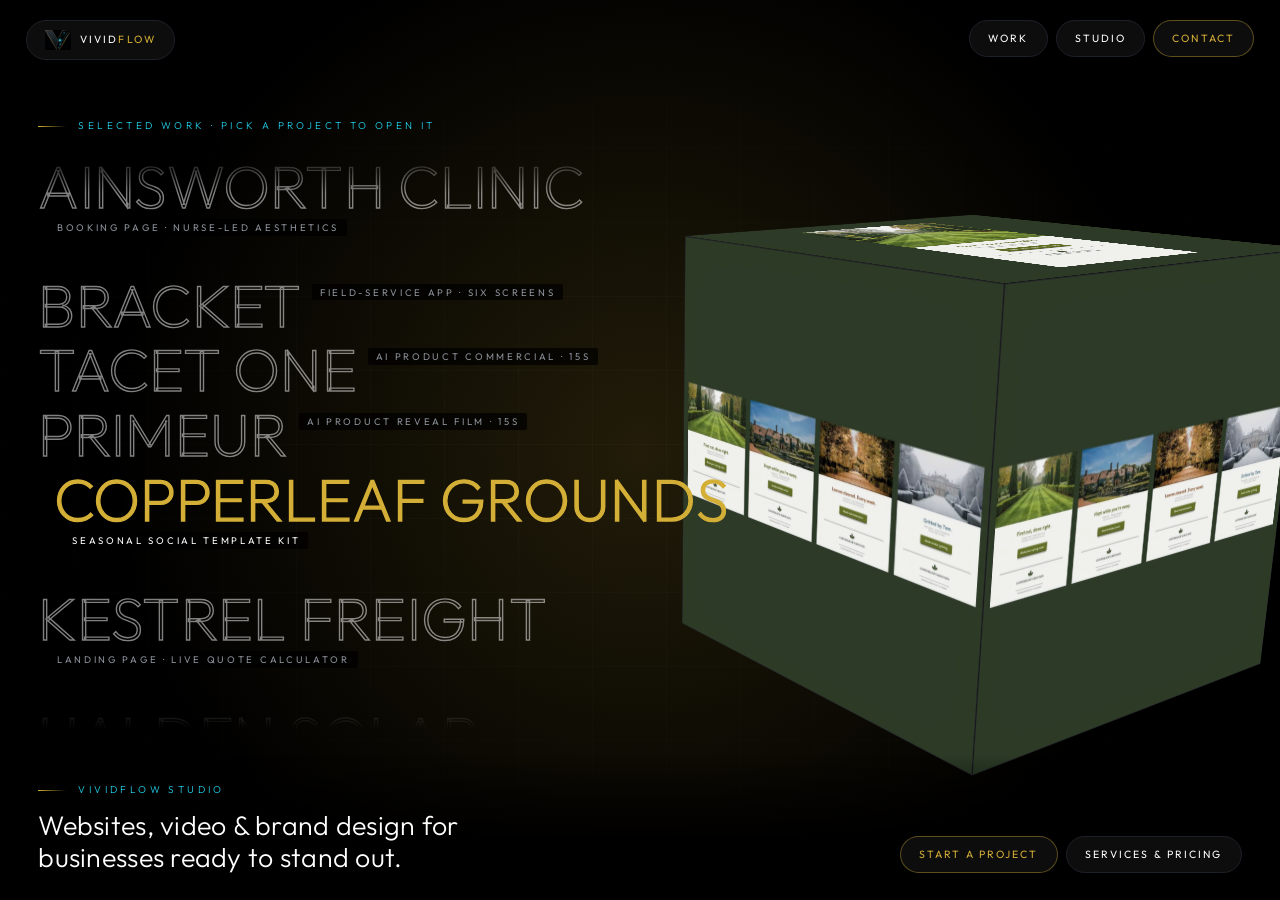
<file: index.html>
<!DOCTYPE html>
<html lang="en">
<head>
<meta charset="utf-8">
<meta name="viewport" content="width=device-width, initial-scale=1">
<title>VividFlow Studio — Design, Development &amp; Digital Growth</title>
<meta name="description" content="A creative studio building high-impact websites, video content, and brand design for businesses ready to stand out. Design. Development. Digital growth.">
<meta property="og:title" content="VividFlow Studio — Image Ads, Video Ads &amp; Website Development">
<meta property="og:description" content="Discover how VividFlow Studio helps brands worldwide grow with compelling image ads, engaging video ads, and robust website development.">
<meta property="og:type" content="website">
<meta property="og:image" content="assets/img/logo-lockup.webp">
<meta name="theme-color" content="#000000">
<link rel="icon" href="assets/img/logo-mark.webp">
<link rel="preconnect" href="https://fonts.googleapis.com">
<link rel="preconnect" href="https://fonts.gstatic.com" crossorigin>
<link rel="stylesheet" href="assets/css/style.css">
<script>document.documentElement.classList.add('js');</script>
</head>
<body>

<a class="skip" href="#main">Skip to content</a>

<!-- ══ BOOT ═══════════════════════════════════════════════
     The bar tracks real image decode, not a timer. -->
<div class="boot" id="boot" aria-hidden="true">
  <div class="boot__bar"><i id="bootFill"></i></div>
</div>

<!-- ══ HUD ════════════════════════════════════════════════ -->
<header class="hud" id="hud">
  <div class="hud__side hud__side--l">
    <a class="pill pill--brand" href="#/" data-nav>
      <img src="assets/img/logo-mark.webp" alt="" width="256" height="198">
      <span>Vivid<i>Flow</i></span>
    </a>
    <a class="pill pill--ctx" href="#/" id="btnReturn" data-nav>/ Return</a>
    <a class="pill pill--ctx" href="#/" id="btnNext" data-nav>Next &rarr;</a>
  </div>
  <nav class="hud__side hud__side--r" aria-label="Primary">
    <a class="pill" href="#/" data-nav>Work</a>
    <a class="pill" href="#/studio" data-nav>Studio</a>
    <a class="pill pill--go" href="#/contact" data-nav>Contact</a>
  </nav>
</header>

<main id="main">

<!-- ══ VIEW: HOME ═════════════════════════════════════════ -->
<section class="view view--stage" id="view-home" data-view="home" aria-label="Selected work">
  <div class="stage" id="stage">

    <div class="stage__glow" aria-hidden="true"></div>
    <div class="stage__grid" aria-hidden="true"></div>

    <!-- Rotating media cube. Faces are built by JS from each case's data-faces. -->
    <div class="scene" id="scene" aria-hidden="true">
      <div class="cube" id="cube"></div>
    </div>

    <!-- Selected work: oversized outlined index, layered over the cube.
         Each name carries a plain caption saying what the project is. -->
    <div class="stage__body">
      <p class="lbl stage__lbl">Selected work &middot; pick a project to open it</p>
      <ol class="index" id="index">
        <li class="index__row"><a href="#/work/ainsworth" data-project="ainsworth" data-nav>Ainsworth Clinic<small>Booking page &middot; nurse-led aesthetics</small></a></li>
        <li class="index__row"><a href="#/work/bracket" data-project="bracket" data-nav>Bracket<small>Field-service app &middot; six screens</small></a></li>
        <li class="index__row"><a href="#/work/tacet" data-project="tacet" data-nav>TACET One<small>AI product commercial &middot; 15s</small></a></li>
        <li class="index__row"><a href="#/work/primeur" data-project="primeur" data-nav>PRIMEUR<small>AI product reveal film &middot; 15s</small></a></li>
        <li class="index__row"><a href="#/work/copperleaf" data-project="copperleaf" data-nav>Copperleaf Grounds<small>Seasonal social template kit</small></a></li>
        <li class="index__row"><a href="#/work/kestrel" data-project="kestrel" data-nav>Kestrel Freight<small>Landing page &middot; live quote calculator</small></a></li>
        <li class="index__row"><a href="#/work/halden" data-project="halden" data-nav>Halden Solar<small>Landing page &middot; live estimator</small></a></li>
        <li class="index__row"><a href="#/work/lumaskin" data-project="lumaskin" data-nav>LumaSkin<small>Campaign &middot; statics, carousel &amp; video</small></a></li>
        <li class="index__row"><a href="#/work/groundtruth" data-project="groundtruth" data-nav>Groundtruth<small>SaaS landing page</small></a></li>
        <li class="index__row"><a href="#/work/voltage" data-project="voltage" data-nav>Voltage Energy<small>Product visual</small></a></li>
        <li class="index__row"><a href="#/work/veraen" data-project="veraen" data-nav>Veraen<small>Social ad set</small></a></li>
      </ol>
    </div>

    <!-- Plain-language intro, so a first-time visitor knows what this site is. -->
    <div class="intro">
      <div>
        <p class="lbl">VividFlow Studio</p>
        <h1 class="intro__title">Websites, video &amp; brand design for businesses ready to stand out.</h1>
      </div>
      <div class="intro__cta">
        <a class="pill pill--go" href="#/contact" data-nav>Start a project</a>
        <a class="pill" href="#/studio" data-nav>Services &amp; pricing</a>
      </div>
    </div>
  </div>
</section>

<!-- ══ VIEW: WORK CASES ═══════════════════════════════════ -->
<section class="view view--case" id="view-copperleaf" data-view="work" data-slug="copperleaf"
         data-accent="gold"
         data-faces="assets/img/cube/copperleaf-1.webp,assets/img/cube/copperleaf-2.webp,assets/img/cube/copperleaf-3.webp"
         aria-labelledby="t-copperleaf">
  <div class="case">
    <div class="case__media">
      <figure><img src="assets/img/copperleaf-1.webp" alt="Four Copperleaf Grounds seasonal ads side by side &mdash; spring, summer, autumn and winter on one layout" width="1200" height="430" loading="lazy"></figure>
      <figure><img src="assets/img/copperleaf-2.webp" alt="Copperleaf Grounds spring story template &mdash; full-width lawn photo with headline, detail line and one button" width="770" height="1600" loading="lazy"></figure>
      <figure><img src="assets/img/copperleaf-3.webp" alt="One Copperleaf campaign in three sizes &mdash; 4:5 feed ad, square post and 9:16 story" width="1200" height="750" loading="lazy"></figure>
    </div>
    <div class="case__info">
      <h2 class="case__title" id="t-copperleaf">Copperleaf Grounds</h2>
      <p class="case__kind">[2026] Concept / Editable seasonal template kit</p>

      <div class="fld"><p class="lbl">Discipline</p><p>Graphic design &middot; social ad creative &middot; template systems</p></div>
      <div class="fld"><p class="lbl">Status</p><p>Concept brand &mdash; not a trading business, no booking can be made</p></div>
      <div class="fld"><p class="lbl">About</p><p>Small service businesses don&rsquo;t want a designer every week; they want templates that stay on-brand when they edit them. Copperleaf is a concept UK grounds-maintenance firm, and this is a year of social ads its owner can run himself. One master layout &mdash; photo, a single headline, one line of detail, one button &mdash; rolled into four seasonal campaigns: a spring lawn reset, summer holiday cover, autumn leaf clearance and winter gritting. Each season carries its own photograph and a headline colour that reads as the weather, while the layout, type and button stay identical.</p></div>
      <div class="fld"><p class="lbl">Kit</p><p>12 editable templates &mdash; four seasons &times; 4:5 feed ad, square post and 9:16 story, with story text clear of the interface</p></div>
      <div class="fld"><p class="lbl">Built in</p><p>Canva, free plan &mdash; handed over as editable files plus PNG exports</p></div>
      <div class="fld"><p class="lbl">Photography</p><p>Unsplash (Jemima Whyles, Ashkan) and Canva</p></div>
    </div>
  </div>
</section>

<section class="view view--case" id="view-ainsworth" data-view="work" data-slug="ainsworth"
         data-accent="gold"
         data-faces="assets/img/cube/ainsworth-1.webp,assets/img/cube/ainsworth-2.webp,assets/img/cube/ainsworth-3.webp"
         aria-labelledby="t-ainsworth">
  <div class="case">
    <div class="case__media">
      <figure><img src="assets/img/ainsworth-1.webp" alt="Ainsworth Clinic treatment menu &mdash; prices shown on the page, each one confirmed at consultation" width="1200" height="666" loading="lazy"></figure>
      <figure><img src="assets/img/ainsworth-2.webp" alt="Ainsworth Clinic practitioner section &mdash; the nurse prescriber&rsquo;s registration, qualification and insurance set out plainly" width="1200" height="625" loading="lazy"></figure>
      <figure><img src="assets/img/ainsworth-3.webp" alt="Ainsworth Clinic four-step process and the panel explaining why the site shows no before-and-after photos" width="1200" height="666" loading="lazy"></figure>
    </div>
    <div class="case__info">
      <h2 class="case__title" id="t-ainsworth">Ainsworth Clinic</h2>
      <p class="case__kind">[2026] Concept / Booking page for a regulated clinic</p>

      <div class="fld"><p class="lbl">Discipline</p><p>Web design &amp; development</p></div>
      <div class="fld"><p class="lbl">Status</p><p>Concept brand &mdash; not a real clinic; the practitioner, address and numbers are illustrative</p></div>
      <div class="fld"><p class="lbl">About</p><p>Aesthetics pages usually sell first and explain later. This one is built the way a nurse-led clinic actually works: every enquiry starts with a free clinical consultation, and the page says so before it says anything about price. Treatments carry indicative prices with the terms attached, so a visitor can judge affordability without being quoted a figure the clinic cannot honour.</p></div>
      <div class="fld"><p class="lbl">Built for the rules</p><p>Prescription-only treatments are never named with a price, because promoting them to the public is what UK regulators act on. There is no before-and-after gallery: invented patient photos are dishonest and real ones carry a consent burden, so the page explains instead that cases are shown at consultation. Finance options state terms rather than rates.</p></div>
      <div class="fld"><p class="lbl">Live</p><p><a href="work/ainsworth/" target="_blank" rel="noopener">Open the page &rarr;</a></p></div>
      <div class="fld"><p class="lbl">Page</p><p>Treatment menu, practitioner credentials, four-step process with a 48-hour cooling-off, payment options, FAQ, booking form</p></div>
      <div class="fld"><p class="lbl">Built in</p><p>Hand-coded HTML, CSS &amp; JavaScript</p></div>
    </div>
  </div>
</section>

<section class="view view--case" id="view-bracket" data-view="work" data-slug="bracket"
         data-accent="gold"
         data-faces="assets/img/cube/bracket-1.webp,assets/img/cube/bracket-2.webp,assets/img/cube/bracket-3.webp"
         aria-labelledby="t-bracket">
  <div class="case">
    <div class="case__media">
      <figure><img src="assets/img/bracket-1.webp" alt="Bracket &mdash; the app a field technician opens on site, shown with its design tokens" width="1200" height="750" loading="lazy"></figure>
      <figure><img src="assets/img/bracket-2.webp" alt="Bracket screens one to three &mdash; today&rsquo;s jobs, job detail and navigation" width="1200" height="647" loading="lazy"></figure>
      <figure><img src="assets/img/bracket-3.webp" alt="Bracket screens four to six &mdash; completion checklist, weekly schedule and technician profile" width="1200" height="657" loading="lazy"></figure>
    </div>
    <div class="case__info">
      <h2 class="case__title" id="t-bracket">Bracket</h2>
      <p class="case__kind">[2026] Concept / Field-service app design</p>

      <div class="fld"><p class="lbl">Discipline</p><p>Product &amp; interface design</p></div>
      <div class="fld"><p class="lbl">Status</p><p>Concept brand &mdash; a design study, not a shipped app</p></div>
      <div class="fld"><p class="lbl">About</p><p>Scheduling software for HVAC, plumbing and electrical firms is written for the office and then squeezed onto a phone. Bracket is designed the other way round: one job on screen at a time, tap targets sized for gloved hands, and checklists and photos in place of free-text notes, so a technician can finish the paperwork standing in a plant room.</p></div>
      <div class="fld"><p class="lbl">Method</p><p>Tokens first, then components, then screens &mdash; one accent colour, semantic status colours and a mono face for every figure, so six screens read as one product.</p></div>
      <div class="fld"><p class="lbl">Live</p><p><a href="work/bracket/" target="_blank" rel="noopener">Open the screens &rarr;</a></p></div>
      <div class="fld"><p class="lbl">Screens</p><p>Today&rsquo;s Jobs, Job Detail, Navigate, Checklist &amp; Complete, Schedule, Profile</p></div>
      <div class="fld"><p class="lbl">Built in</p><p>Hand-coded HTML &amp; CSS</p></div>
    </div>
  </div>
</section>

<section class="view view--case" id="view-tacet" data-view="work" data-slug="tacet"
         data-accent="gold"
         data-faces="assets/video/tacet-sq.mp4,assets/img/cube/tacet-1.webp,assets/img/cube/tacet-2.webp,assets/img/cube/tacet-3.webp"
         aria-labelledby="t-tacet">
  <div class="case">
    <div class="case__media">
      <figure class="case__film"><video src="assets/video/tacet-case.mp4" poster="assets/img/tacet-poster.webp"
        controls playsinline preload="none" width="608" height="1080"></video>
        <figcaption>The 15-second commercial. Sound on — the silence at six seconds is the idea.</figcaption></figure>
      <figure><img src="assets/img/tacet-1.webp" alt="TACET One headphones lit on a black stone plinth &mdash; the reveal shot from the commercial" width="810" height="1440" loading="lazy"></figure>
      <figure><img src="assets/img/tacet-2.webp" alt="TACET One headphones on an oak desk in golden-hour light" width="810" height="1440" loading="lazy"></figure>
      <figure><img src="assets/img/tacet-3.webp" alt="TACET One end card &mdash; the headphones on black beneath the wordmark and the line &ldquo;Silence, made.&rdquo;" width="810" height="1440" loading="lazy"></figure>
    </div>
    <div class="case__info">
      <h2 class="case__title" id="t-tacet">TACET One</h2>
      <p class="case__kind">[2026] Concept / Cinematic AI product commercial</p>

      <div class="fld"><p class="lbl">Discipline</p><p>Art direction, AI video production &amp; sound design</p></div>
      <div class="fld"><p class="lbl">Status</p><p>Concept brand &mdash; the product does not exist and nothing is for sale</p></div>
      <div class="fld"><p class="lbl">About</p><p>A 15-second commercial for premium noise-cancelling headphones, made without a product sample, a studio or a crew. The idea is the silence itself: six seconds of muffled city noise, then the sound cuts out, a bass note lands and dust lifts off the ear cushion. The noise-cancelling promise is carried by the sound design rather than a specification, so the film makes no claim it cannot support.</p></div>
      <div class="fld"><p class="lbl">Keeping the product exact</p><p>One locked product reference drives every shot. The design was chosen for what the tools hold: matte finishes, because gloss drifts between frames, and no printed text on the product, because the wordmark belongs in post. Camera moves stay slow &mdash; pushes and a 20&deg; orbit &mdash; and every clip was checked frame by frame for warping.</p></div>
      <div class="fld"><p class="lbl">Deliverables</p><p>15s in 9:16 and 1:1, original sound design, voiceover, four hero stills</p></div>
      <div class="fld"><p class="lbl">Made with</p><p>ChatGPT Images, Kling image-to-video, ElevenLabs, edit and sound design in post</p></div>
    </div>
  </div>
</section>

<section class="view view--case" id="view-primeur" data-view="work" data-slug="primeur"
         data-accent="gold"
         data-faces="assets/video/primeur-sq.mp4,assets/img/cube/primeur-1.webp,assets/img/cube/primeur-2.webp,assets/img/cube/primeur-3.webp"
         aria-labelledby="t-primeur">
  <div class="case">
    <div class="case__media">
      <figure class="case__film"><video src="assets/video/primeur-case.mp4" poster="assets/img/primeur-poster.webp"
        controls playsinline preload="none" width="608" height="1080"></video>
        <figcaption>The 15-second reveal film. Sound on &mdash; every case opens with its own click.</figcaption></figure>
      <figure class="case__film"><video src="assets/video/primeur-ugc.mp4" poster="assets/img/primeur-ugc-poster.webp"
        controls playsinline preload="none" width="608" height="1080"></video>
        <figcaption>The 15-second UGC-style ad from the same product designs. The creator is AI-generated.</figcaption></figure>
      <figure><img src="assets/img/primeur-1.webp" alt="PRIMEUR strawberry case opened to show the First Pick lipstick in a brushed-gold collar" width="810" height="1440" loading="lazy"></figure>
      <figure><img src="assets/img/primeur-2.webp" alt="PRIMEUR fig case opened to show the Bloom lipstick" width="810" height="1440" loading="lazy"></figure>
      <figure><img src="assets/img/primeur-3.webp" alt="PRIMEUR pomegranate case opened to show the Aril lipstick" width="810" height="1440" loading="lazy"></figure>
    </div>
    <div class="case__info">
      <h2 class="case__title" id="t-primeur">PRIMEUR</h2>
      <p class="case__kind">[2026] Concept / AI product reveal film</p>

      <div class="fld"><p class="lbl">Discipline</p><p>Product &amp; packaging concept, AI video production, sound design</p></div>
      <div class="fld"><p class="lbl">Status</p><p>Concept brand &mdash; the product does not exist and nothing is for sale</p></div>
      <div class="fld"><p class="lbl">About</p><p>The Fresh-Pick Collection: five lipsticks whose cases look exactly like real fruit &mdash; strawberry, peach, fig, passion fruit and pomegranate &mdash; each opened the way you would open that fruit. Mechanical reveals are where AI video usually fails: lids morph, parts melt, objects multiply. This film has five of them in fifteen seconds.</p></div>
      <div class="fld"><p class="lbl">Keeping the product exact</p><p>Every frame was locked before any video. Each fruit got a closed start frame and an opened end frame from the same camera, checked until the backgrounds matched to the pixel, and Kling was given both ends of every shot as one continuous take with a fixed camera. All five clips passed on the first take. Captions, the end card and the sound were built in post.</p></div>
      <div class="fld"><p class="lbl">The UGC cut</p><p>A second 15-second ad, creator-style: she shows the strawberry case, opens it, swatches the peach shade and signs off, with voiceover and bold captions. One locked creator reference keeps her the same person in every shot, and every product shot uses the designs from the film, so the ad and the film sell the same product. She shows and reacts but makes no product claims. The creator is AI-generated and the brand is a concept.</p></div>
      <div class="fld"><p class="lbl">Deliverables</p><p>Reveal film in 9:16 and 1:1, a 15s UGC-style ad in 9:16, ten product stills, a lineup, a display key visual and a mechanism sheet</p></div>
      <div class="fld"><p class="lbl">Made with</p><p>ChatGPT Images, Kling image-to-video (start + end frame), ElevenLabs voice and sound effects, edit in post</p></div>
    </div>
  </div>
</section>

<section class="view view--case" id="view-kestrel" data-view="work" data-slug="kestrel"
         data-accent="gold"
         data-faces="assets/img/cube/kestrel-1.webp,assets/img/cube/kestrel-2.webp,assets/img/cube/kestrel-3.webp"
         aria-labelledby="t-kestrel">
  <div class="case">
    <div class="case__media">
      <figure><img src="assets/img/kestrel-1.webp" alt="Kestrel Freight hero &mdash; &ldquo;The price is on the page&rdquo; beside a live pallet quote calculator" width="1200" height="750" loading="lazy"></figure>
      <figure><img src="assets/img/kestrel-2.webp" alt="Kestrel Freight quote calculator on a phone &mdash; pallet class, distance and service assembling an itemised total" width="770" height="1600" loading="lazy"></figure>
      <figure><img src="assets/img/kestrel-3.webp" alt="Kestrel Freight pallet class table &mdash; weight and height limits for every class" width="1200" height="750" loading="lazy"></figure>
    </div>
    <div class="case__info">
      <h2 class="case__title" id="t-kestrel">Kestrel Freight</h2>
      <p class="case__kind">[2026] Concept / Pricing-led landing page</p>

      <div class="fld"><p class="lbl">Discipline</p><p>Web design &amp; development</p></div>
      <div class="fld"><p class="lbl">Status</p><p>Concept brand &mdash; not a trading business, no booking can be made</p></div>
      <div class="fld"><p class="lbl">About</p><p>Every UK pallet carrier hides its pricing behind a quote form and a callback, so comparing three of them takes two days. Kestrel puts the number on the page: pick a pallet class, a distance band and a service tier, and the price assembles itself line by line &mdash; base, distance, service, access surcharges, fuel &mdash; with the transit estimate moving alongside. Every charge the industry applies is disclosed before booking rather than discovered on the invoice.</p></div>
      <div class="fld"><p class="lbl">Page</p><p>Live quote calculator, pallet class table, surcharge list, FAQ</p></div>
      <div class="fld"><p class="lbl">Built in</p><p>Hand-coded HTML, CSS &amp; JavaScript, deployed on Vercel</p></div>
      <div class="fld"><p class="lbl">Tested</p><p>320px to 1920px</p></div>
    </div>
  </div>
</section>

<section class="view view--case" id="view-halden" data-view="work" data-slug="halden"
         data-accent="gold"
         data-faces="assets/img/cube/halden-1.webp,assets/img/cube/halden-2.webp,assets/img/cube/halden-3.webp"
         aria-labelledby="t-halden">
  <div class="case">
    <div class="case__media">
      <figure><img src="assets/img/halden-1.webp" alt="Halden Solar hero — &ldquo;Your roof is already collecting the sunlight&rdquo; beside a live savings estimator" width="1200" height="750" loading="lazy"></figure>
      <figure><img src="assets/img/halden-2.webp" alt="Halden Solar estimator on a phone — system size, annual yield, yearly saving and payback" width="770" height="1600" loading="lazy"></figure>
      <figure><img src="assets/img/halden-3.webp" alt="Halden Solar proof band — median annual yield, self-consumption, bill reduction and payback" width="1200" height="750" loading="lazy"></figure>
    </div>
    <div class="case__info">
      <h2 class="case__title" id="t-halden">Halden Solar</h2>
      <p class="case__kind">[2026] Concept / Quote-capture landing page</p>

      <div class="fld"><p class="lbl">Discipline</p><p>Web design &amp; development</p></div>
      <div class="fld"><p class="lbl">Status</p><p>Concept brand &mdash; not a real company, the form collects nothing</p></div>
      <div class="fld"><p class="lbl">About</p><p>A landing page for a concept Yorkshire solar installer. It answers the buyer&rsquo;s real question &mdash; what would my roof make? &mdash; before asking for anything: roof area and aspect go in, system size, annual yield, yearly saving and payback come out, with the modelling assumptions printed on screen so the maths can be audited.</p></div>
      <div class="fld"><p class="lbl">Page</p><p>Estimator, proof, process, pricing, objections</p></div>
      <div class="fld"><p class="lbl">Built in</p><p>Hand-coded HTML, CSS &amp; JavaScript &mdash; no page builder</p></div>
      <div class="fld"><p class="lbl">Tested</p><p>320px to 1920px</p></div>
    </div>
  </div>
</section>

<section class="view view--case" id="view-lumaskin" data-view="work" data-slug="lumaskin"
         data-accent="cyan"
         data-faces="assets/video/lumaskin-sq.mp4,assets/img/cube/lumaskin-1.webp,assets/img/cube/lumaskin-2.webp,assets/img/cube/lumaskin-3.webp"
         aria-labelledby="t-lumaskin">
  <div class="case">
    <div class="case__media">
      <figure class="case__film"><video src="assets/video/lumaskin-case.mp4" poster="assets/img/lumaskin-poster.webp"
        controls playsinline muted preload="none" width="608" height="1078"></video>
        <figcaption>The 15-second vertical cut delivered with the campaign.</figcaption></figure>
      <figure><img src="assets/img/lumaskin-1.webp" alt="LumaSkin vitamin C serum static ad" width="900" height="900" loading="lazy"></figure>
      <figure><img src="assets/img/lumaskin-2.webp" alt="LumaSkin vitamin C serum static ad, second angle" width="900" height="900" loading="lazy"></figure>
      <figure><img src="assets/img/lumaskin-3.webp" alt="LumaSkin carousel card one" width="900" height="900" loading="lazy"></figure>
    </div>
    <div class="case__info">
      <h2 class="case__title" id="t-lumaskin">LumaSkin</h2>
      <p class="case__kind">[2026] Concept / Full campaign</p>

      <div class="fld"><p class="lbl">Discipline</p><p>Graphic &amp; brand design, video</p></div>
      <div class="fld"><p class="lbl">Status</p><p>Concept brand &mdash; a design exercise, nothing is for sale</p></div>
      <div class="fld"><p class="lbl">About</p><p>A vitamin C serum campaign built end to end from one locked product reference: brief, research, strategy, copy, design, production, then a two-pass creative QA before anything was called final. The bottle is the same bottle in every asset, still and moving.</p></div>
      <div class="fld"><p class="lbl">Deliverables</p><p>Four 1:1 statics, a four-card carousel, and a 15s vertical video</p></div>
      <div class="fld"><p class="lbl">Method</p><p>Locked reference, claim-tagged copy, QA gate before delivery</p></div>
    </div>
  </div>
</section>

<section class="view view--case" id="view-groundtruth" data-view="work" data-slug="groundtruth"
         data-accent="gold"
         data-faces="assets/img/cube/groundtruth-1.webp,assets/img/cube/groundtruth-2.webp,assets/img/cube/groundtruth-3.webp,assets/img/cube/groundtruth-4.webp"
         aria-labelledby="t-groundtruth">
  <div class="case">
    <div class="case__media">
      <figure><img src="assets/img/groundtruth-1.webp" alt="Groundtruth hero — “Know which labels you can actually trust.” above a batch dashboard with agreement scores" width="1200" height="958" loading="lazy"></figure>
      <figure><img src="assets/img/groundtruth-2.webp" alt="Groundtruth problem section with three key figures and an impact-sorted review queue" width="1200" height="917" loading="lazy"></figure>
      <figure><img src="assets/img/groundtruth-3.webp" alt="Groundtruth pipeline section — annotate, score, route, ship — with an agreement-by-class drift chart" width="1200" height="1025" loading="lazy"></figure>
      <figure><img src="assets/img/groundtruth-4.webp" alt="Groundtruth pricing — Starter, Team and Enterprise tiers" width="1200" height="750" loading="lazy"></figure>
    </div>
    <div class="case__info">
      <h2 class="case__title" id="t-groundtruth">Groundtruth</h2>
      <p class="case__kind">[2026] Concept / SaaS landing page</p>

      <div class="fld"><p class="lbl">Discipline</p><p>Web design &amp; development</p></div>
      <div class="fld"><p class="lbl">Status</p><p>Concept product &mdash; a design exercise, nothing is for sale</p></div>
      <div class="fld"><p class="lbl">About</p><p>A landing page for Groundtruth, a concept label-quality platform for AI teams. It scores annotator agreement, ranks the labels worth a human review, and tracks quality drift before it reaches training.</p></div>
      <div class="fld"><p class="lbl">Page</p><p>Problem, product, pipeline fit, pricing</p></div>
      <div class="fld"><p class="lbl">Built in</p><p>Webflow</p></div>
      <div class="fld"><p class="lbl">Visit</p>
        <p><a class="lnk" href="https://getgroundtruth.webflow.io" target="_blank" rel="noopener">[ View project &nearr; ]</a></p>
      </div>
    </div>
  </div>
</section>

<section class="view view--case" id="view-voltage" data-view="work" data-slug="voltage"
         data-accent="gold" data-faces="assets/img/cube/voltage-energy.webp" aria-labelledby="t-voltage">
  <div class="case">
    <div class="case__media">
      <figure><img src="assets/img/voltage-energy.webp" alt="Voltage energy drink can product render with gold liquid splash on a black background" width="1200" height="675" loading="lazy"></figure>
    </div>
    <div class="case__info">
      <h2 class="case__title" id="t-voltage">Voltage Energy</h2>
      <p class="case__kind">[2026] Concept / Product visual</p>

      <div class="fld"><p class="lbl">Discipline</p><p>Graphic &amp; brand design</p></div>
      <div class="fld"><p class="lbl">Status</p><p>Concept</p></div>
      <div class="fld"><p class="lbl">About</p><p>Energy drink can product render with gold liquid splash.</p></div>
    </div>
  </div>
</section>

<section class="view view--case" id="view-veraen" data-view="work" data-slug="veraen" data-accent="cyan"
         data-faces="assets/img/cube/campaign-1.webp,assets/img/cube/campaign-2.webp,assets/img/cube/campaign-3.webp,assets/img/cube/campaign-4.webp,assets/img/cube/campaign-5.webp"
         aria-labelledby="t-veraen">
  <div class="case">
    <div class="case__media">
      <figure><img src="assets/img/campaign-2.webp" alt="Veraen Barrier 01 serum ad — “Keep the good in”" width="620" height="774" loading="lazy"></figure>
      <figure><img src="assets/img/campaign-3.webp" alt="Veraen Barrier 01 ad — three ingredients, one stronger barrier" width="620" height="774" loading="lazy"></figure>
      <figure><img src="assets/img/campaign-1.webp" alt="Veraen Barrier 01 social frame" width="620" height="930" loading="lazy"></figure>
      <figure><img src="assets/img/campaign-4.webp" alt="Veraen Barrier 01 social frame" width="620" height="774" loading="lazy"></figure>
      <figure><img src="assets/img/campaign-5.webp" alt="Veraen Barrier 01 ad — “Skin, at ease”" width="620" height="774" loading="lazy"></figure>
    </div>
    <div class="case__info">
      <h2 class="case__title" id="t-veraen">Veraen</h2>
      <p class="case__kind">[2026] Concept / Social creative</p>

      <div class="fld"><p class="lbl">Discipline</p><p>Graphic &amp; brand design</p></div>
      <div class="fld"><p class="lbl">Status</p><p>Concept</p></div>
      <div class="fld"><p class="lbl">About</p><p>&ldquo;Barrier 01&rdquo; &mdash; five matched social frames built to a single locked reference, so product, light and type hold across the whole set.</p></div>
      <div class="fld"><p class="lbl">Deliverables</p><p>Five social frames</p></div>
    </div>
  </div>
</section>


<!-- ══ VIEW: STUDIO ═══════════════════════════════════════ -->
<section class="view view--scroll" id="view-studio" data-view="studio" aria-labelledby="t-studio">
  <div class="wrap doc">

    <header class="doc__head">
      <p class="lbl">What we do</p>
      <h2 id="t-studio">Three disciplines.<br>One flow.</h2>
    </header>

    <div class="grid3">
      <article class="card">
        <span class="card-n">01</span>
        <h3>Web Design &amp; Development</h3>
        <p>Landing pages and full sites built to convert &mdash; not just to look good.</p>
        <ul><li>Landing pages</li><li>Business &amp; portfolio sites</li><li>Webflow build &amp; CMS</li><li>Responsive design</li></ul>
        <span class="price">From $300</span>
      </article>
      <article class="card">
        <span class="card-n">02</span>
        <h3>Video Content</h3>
        <p>Motion that stops the scroll &mdash; ads, promos, and social-first edits.</p>
        <ul><li>Product &amp; brand promos</li><li>Social reels</li><li>Scripting</li><li>Editing &amp; motion graphics</li></ul>
        <span class="price">From $200</span>
      </article>
      <article class="card">
        <span class="card-n">03</span>
        <h3>Graphic &amp; Brand Design</h3>
        <p>Visual identity and ad creative that makes brands unmistakable.</p>
        <ul><li>Brand identity</li><li>Social &amp; display ads</li><li>Packaging</li><li>Design systems</li></ul>
        <span class="price">From $100</span>
      </article>
    </div>

    <header class="doc__head doc__head--mid">
      <p class="lbl">Process</p>
      <h2>From brief to launch.</h2>
    </header>

    <ol class="steps">
      <li class="step"><span class="step-n">01</span><h3>Discover</h3>
        <p>What the business does, who buys from it, and what has to be true by launch day.</p></li>
      <li class="step"><span class="step-n">02</span><h3>Design</h3>
        <p>Direction, layout and visual system &mdash; approved before anything gets built.</p></li>
      <li class="step"><span class="step-n">03</span><h3>Build</h3>
        <p>Production in parallel across web, video and graphics. Drafts as they land, not at the end.</p></li>
      <li class="step"><span class="step-n">04</span><h3>Launch</h3>
        <p>Checked, shipped and handed over &mdash; with the files you need to keep going.</p></li>
    </ol>
  </div>
</section>

<!-- ══ VIEW: CONTACT ══════════════════════════════════════ -->
<section class="view view--scroll" id="view-contact" data-view="contact" aria-labelledby="t-contact">
  <div class="wrap doc doc--center">
    <p class="lbl">Get in touch</p>
    <h2 id="t-contact">Let&rsquo;s build something<br>worth flowing toward.</h2>
    <p class="doc__lede">Tell me about the project &mdash; what it is, when you need it, and the one thing that has to land.</p>
    <a class="pill pill--go pill--lg" href="mailto:bibhu342@gmail.com?subject=Project%20enquiry%20%E2%80%94%20VividFlow%20Studio">bibhu342@gmail.com</a>
    <p class="doc__fine">&copy; <span id="yr">2026</span> VividFlow Studio &mdash; Bibhudendu Behera, Founder</p>
  </div>
</section>

</main>

<script src="assets/js/main.js"></script>
</body>
</html>
</file>
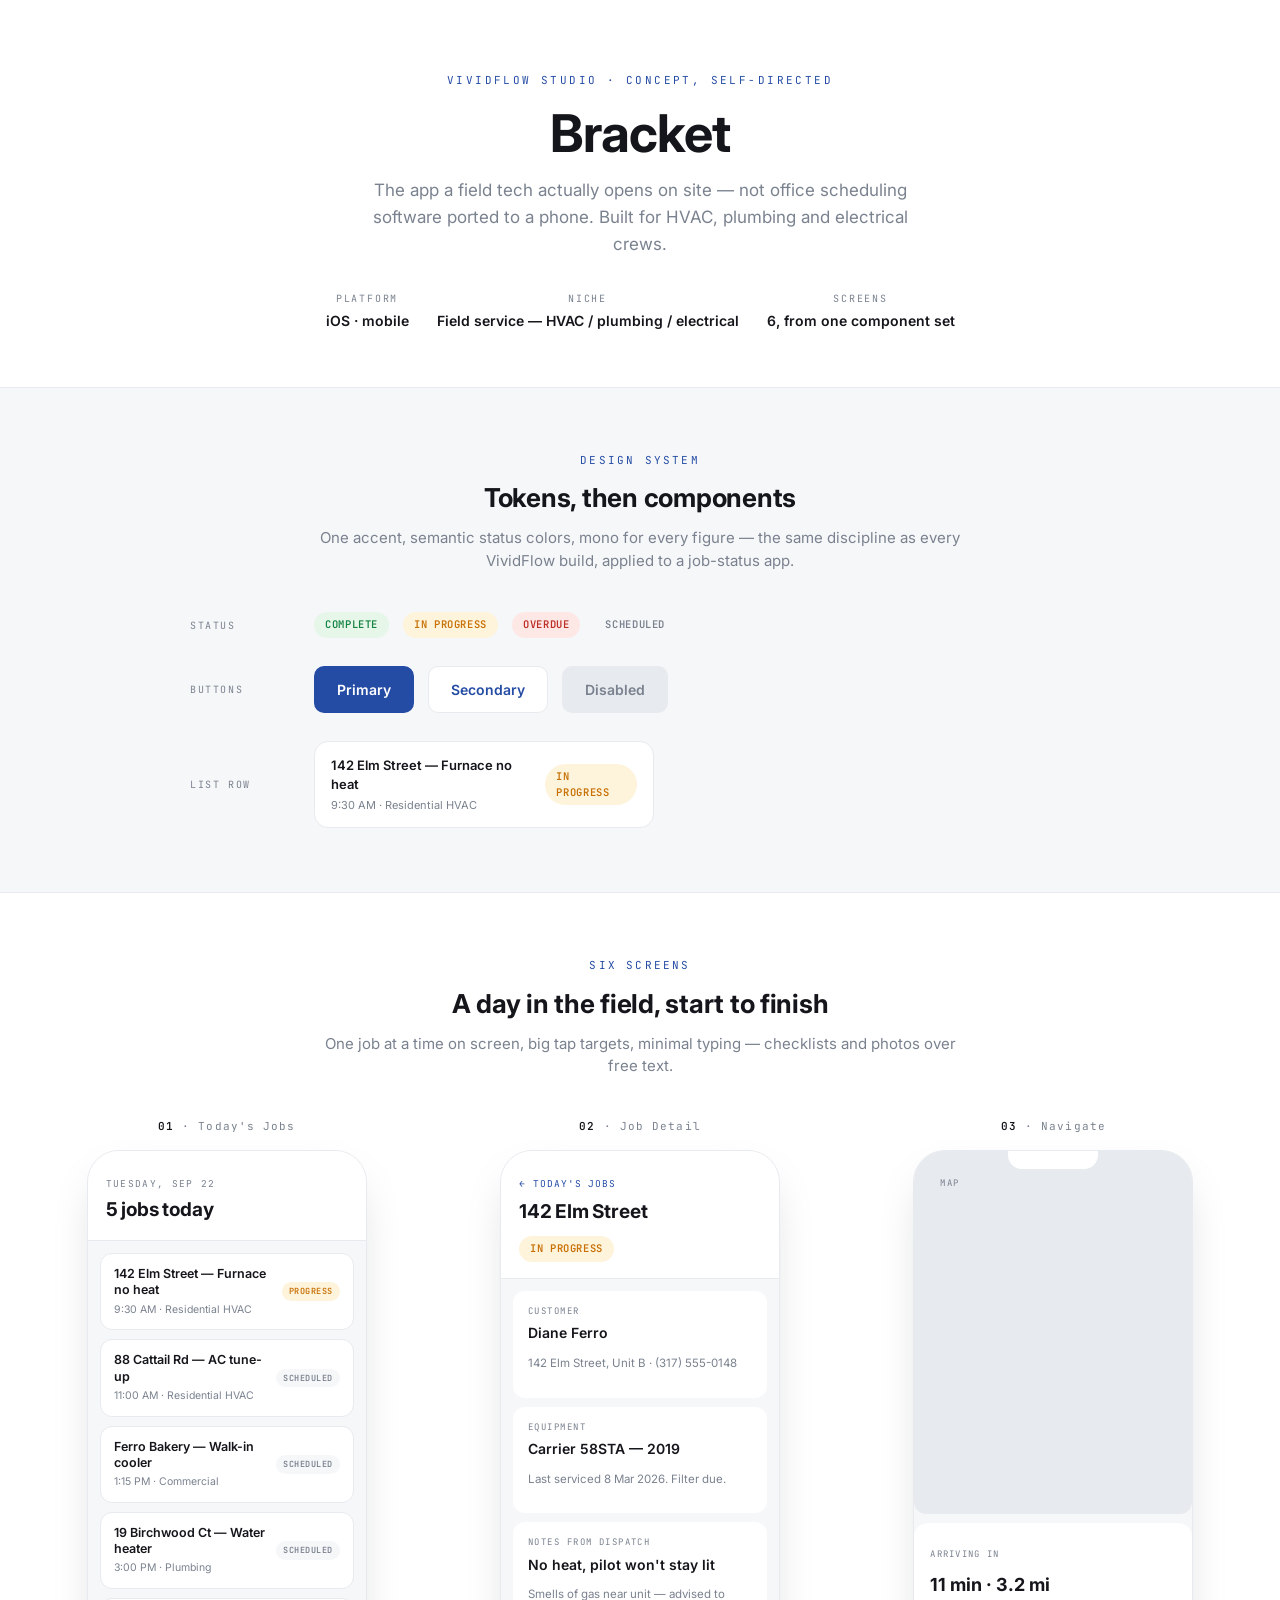
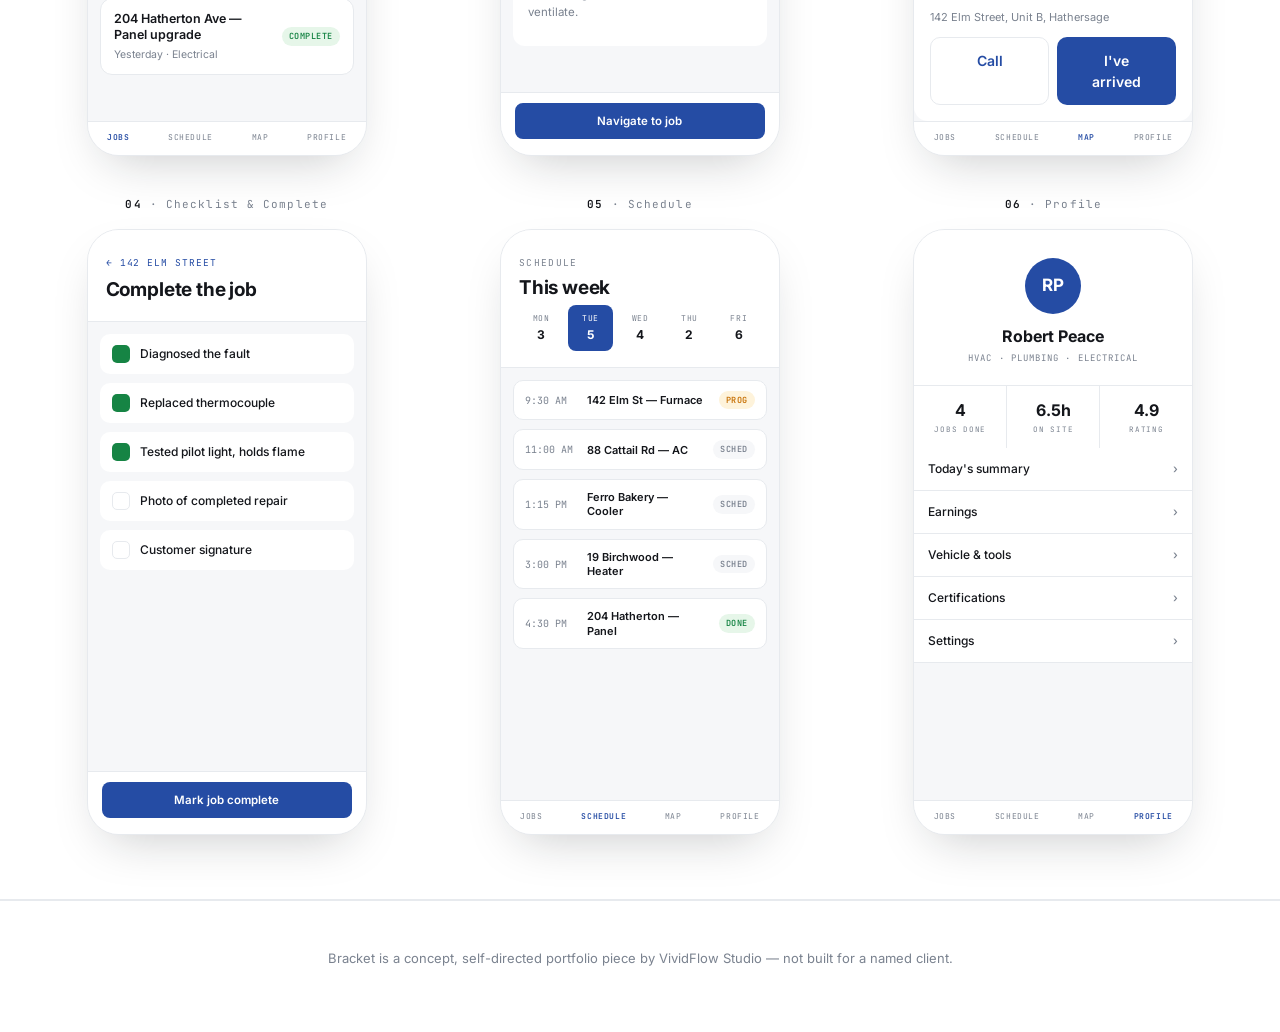
<file: work/bracket/index.html>
<!doctype html>
<html lang="en">
<head>
<meta charset="utf-8">
<meta name="viewport" content="width=device-width, initial-scale=1">
<title>Bracket — Field Service App</title>
<link rel="preconnect" href="https://fonts.googleapis.com">
<link rel="preconnect" href="https://fonts.gstatic.com" crossorigin>
<link rel="stylesheet" href="https://fonts.googleapis.com/css2?family=Inter:wght@400;500;600;700&family=JetBrains+Mono:wght@400;500;600&display=swap">
<style>
:root{
  --blue-600:#254CA4; --blue-700:#193885; --blue-50:#EEF2FC;
  --ink-900:#14161B; --ink-700:#4A515D; --ink-500:#7A828F; --ink-300:#BABFC7; --ink-100:#E7EAEE; --ink-50:#F6F7F9;
  --white:#FFFFFF;
  --green-600:#168444; --green-50:#E6F6E9;
  --amber-600:#C77106; --amber-50:#FEF3DB;
  --red-600:#BD2E27; --red-50:#FDE8E6;
  --sans:'Inter',system-ui,-apple-system,sans-serif;
  --mono:'JetBrains Mono',ui-monospace,monospace;
}
*{box-sizing:border-box}
body{margin:0;background:var(--ink-50);color:var(--ink-900);font-family:var(--sans);line-height:1.5}
.wrap{max-width:1280px;margin:0 auto;padding:0 24px}

header{padding:72px 24px 56px;background:var(--white);border-bottom:1px solid var(--ink-100)}
.kicker{font-family:var(--mono);font-size:11px;letter-spacing:.22em;text-transform:uppercase;color:var(--blue-600);margin:0 0 18px;text-align:center}
h1{font-size:clamp(32px,5vw,52px);font-weight:700;letter-spacing:-.02em;margin:0 auto 16px;text-align:center;max-width:16ch;line-height:1.05}
.lede{font-size:17px;color:var(--ink-500);text-align:center;max-width:52ch;margin:0 auto;line-height:1.6}
.meta-row{display:flex;justify-content:center;gap:28px;margin-top:32px;flex-wrap:wrap}
.meta-row div{text-align:center}
.meta-row .k{font-family:var(--mono);font-size:10px;letter-spacing:.18em;text-transform:uppercase;color:var(--ink-500)}
.meta-row .v{font-size:14px;font-weight:600;margin-top:4px}

section{padding:64px 24px}
.section-head{max-width:640px;margin:0 auto 40px;text-align:center}
.section-head .tag{font-family:var(--mono);font-size:11px;letter-spacing:.2em;text-transform:uppercase;color:var(--blue-600);margin:0 0 10px}
.section-head h2{font-size:26px;font-weight:700;letter-spacing:-.01em;margin:0 0 10px}
.section-head p{color:var(--ink-500);font-size:15px;margin:0}

/* --- component swatches --- */
.swatches{max-width:900px;margin:0 auto;display:flex;flex-direction:column;gap:28px}
.swatch-row{display:flex;align-items:center;gap:14px;flex-wrap:wrap}
.swatch-label{font-family:var(--mono);font-size:10px;letter-spacing:.16em;text-transform:uppercase;color:var(--ink-500);width:110px;flex:none}
.pill{display:inline-flex;align-items:center;font-family:var(--mono);font-size:10.5px;font-weight:600;letter-spacing:.06em;text-transform:uppercase;padding:5px 11px;border-radius:999px}
.pill.complete{background:var(--green-50);color:var(--green-600)}
.pill.progress{background:var(--amber-50);color:var(--amber-600)}
.pill.overdue{background:var(--red-50);color:var(--red-600)}
.pill.scheduled{background:var(--ink-50);color:var(--ink-500)}
.btn{font-family:var(--sans);font-weight:600;font-size:14px;padding:12px 22px;border-radius:10px;border:1px solid transparent;cursor:default}
.btn.primary{background:var(--blue-600);color:#fff}
.btn.secondary{background:#fff;color:var(--blue-600);border-color:var(--ink-100)}
.btn.disabled{background:var(--ink-100);color:var(--ink-500)}
.chip-card{background:#fff;border:1px solid var(--ink-100);border-radius:14px;padding:14px 16px;display:flex;justify-content:space-between;align-items:center;gap:12px;max-width:340px}
.chip-card .t{font-size:13px;font-weight:600}
.chip-card .s{font-size:11px;color:var(--ink-500);margin-top:2px}

/* --- phone frames --- */
.screens{display:grid;grid-template-columns:repeat(auto-fit,minmax(280px,1fr));gap:40px;max-width:1200px;margin:0 auto}
.screen-block{display:flex;flex-direction:column;align-items:center;gap:16px}
.screen-label{font-family:var(--mono);font-size:11px;letter-spacing:.1em;color:var(--ink-500);text-align:center}
.screen-label b{color:var(--ink-900);font-weight:600}
.phone{width:280px;height:606px;background:var(--ink-50);border-radius:32px;border:1px solid var(--ink-100);overflow:hidden;box-shadow:0 20px 50px -20px rgba(20,22,27,.25);display:flex;flex-direction:column;position:relative}
.phone-notch{position:absolute;top:0;left:50%;transform:translateX(-50%);width:90px;height:18px;background:var(--white);border-radius:0 0 14px 14px;z-index:5}
.s-header{background:#fff;padding:26px 18px 16px;border-bottom:1px solid var(--ink-100)}
.s-kick{font-family:var(--mono);font-size:9.5px;letter-spacing:.14em;text-transform:uppercase;color:var(--ink-500);margin:0 0 4px}
.s-back{font-family:var(--mono);font-size:9.5px;letter-spacing:.1em;text-transform:uppercase;color:var(--blue-600);margin:0 0 6px}
.s-title{font-size:19px;font-weight:700;letter-spacing:-.01em;margin:0}
.s-body{flex:1;overflow:hidden;padding:12px;display:flex;flex-direction:column;gap:9px}
.s-footer{background:#fff;border-top:1px solid var(--ink-100);padding:10px 14px 16px}
.job-row{background:#fff;border:1px solid var(--ink-100);border-radius:12px;padding:12px 13px;display:flex;justify-content:space-between;align-items:center;gap:10px}
.job-row .jt{font-size:12.5px;font-weight:600;line-height:1.3}
.job-row .js{font-size:10.5px;color:var(--ink-500);margin-top:3px}
.pill.mini{font-size:8.5px;padding:3px 7px;flex:none}
.card{background:#fff;border-radius:12px;padding:14px 15px}
.card .l{font-family:var(--mono);font-size:9px;letter-spacing:.16em;text-transform:uppercase;color:var(--ink-500);margin:0 0 4px}
.card .t{font-size:14px;font-weight:600;margin:0 0 3px}
.card .b{font-size:11.5px;color:var(--ink-500);line-height:1.5}
.btn.small{font-size:11.5px;padding:10px 0;width:100%;text-align:center;border-radius:8px}
.map-box{background:var(--ink-100);border-radius:12px;flex:1;display:flex;align-items:flex-start;padding:10px}
.sheet{background:#fff;border-radius:14px;padding:16px}
.eta{font-family:var(--mono);font-size:9px;letter-spacing:.14em;text-transform:uppercase;color:var(--ink-500)}
.eta-val{font-size:18px;font-weight:700;margin:3px 0 8px}
.eta-addr{font-size:11px;color:var(--ink-500);margin-bottom:12px}
.btn-row{display:flex;gap:8px}
.btn-row .btn{flex:1}
.checklist-item{background:#fff;border-radius:10px;padding:11px 12px;display:flex;align-items:center;gap:10px}
.check{width:18px;height:18px;border-radius:5px;flex:none}
.check.done{background:var(--green-600)}
.check.todo{border:1.5px solid var(--ink-100)}
.checklist-item .ct{font-size:12px;font-weight:500}
.week-row{display:flex;gap:5px;margin-top:2px}
.day{flex:1;text-align:center;padding:7px 2px;border-radius:8px}
.day.active{background:var(--blue-600);color:#fff}
.day .dl{font-family:var(--mono);font-size:8px;letter-spacing:.08em}
.day .dn{font-size:12px;font-weight:700;margin-top:2px}
.day:not(.active) .dl{color:var(--ink-500)}
.sched-row{background:#fff;border:1px solid var(--ink-100);border-radius:10px;padding:10px 11px;display:flex;align-items:center;gap:10px}
.sched-row .time{font-family:var(--mono);font-size:10px;color:var(--ink-500);width:52px;flex:none}
.sched-row .title{font-size:11px;font-weight:600;flex:1;line-height:1.3}
.profile-head{background:#fff;padding:28px 16px 20px;text-align:center;border-bottom:1px solid var(--ink-100)}
.avatar{width:56px;height:56px;border-radius:50%;background:var(--blue-600);color:#fff;display:flex;align-items:center;justify-content:center;font-weight:700;font-size:17px;margin:0 auto 10px}
.profile-head .pn{font-size:16px;font-weight:700}
.profile-head .pr{font-family:var(--mono);font-size:9px;letter-spacing:.12em;color:var(--ink-500);margin-top:4px}
.stat-strip{display:grid;grid-template-columns:1fr 1fr 1fr;gap:1px;background:var(--ink-100)}
.stat-cell{background:#fff;text-align:center;padding:12px 4px}
.stat-cell .sv{font-size:16px;font-weight:700}
.stat-cell .sl{font-family:var(--mono);font-size:7.5px;letter-spacing:.1em;color:var(--ink-500);margin-top:2px}
.menu-row{background:#fff;border-bottom:1px solid var(--ink-100);padding:12px 14px;display:flex;justify-content:space-between;font-size:12px;font-weight:500}
.menu-row span:last-child{color:var(--ink-500)}
.tabbar{display:flex;justify-content:space-around;background:#fff;border-top:1px solid var(--ink-100);padding:9px 0 12px}
.tab{font-family:var(--mono);font-size:8px;letter-spacing:.08em;text-transform:uppercase;color:var(--ink-500)}
.tab.active{color:var(--blue-600);font-weight:600}

footer{padding:48px 24px 64px;text-align:center;border-top:1px solid var(--ink-100);background:#fff}
footer p{color:var(--ink-500);font-size:13px;margin:0}
</style>
</head>
<body>

<header>
  <p class="kicker">VividFlow Studio · Concept, self-directed</p>
  <h1>Bracket</h1>
  <p class="lede">The app a field tech actually opens on site — not office scheduling software ported to a phone. Built for HVAC, plumbing and electrical crews.</p>
  <div class="meta-row">
    <div><div class="k">Platform</div><div class="v">iOS · mobile</div></div>
    <div><div class="k">Niche</div><div class="v">Field service — HVAC / plumbing / electrical</div></div>
    <div><div class="k">Screens</div><div class="v">6, from one component set</div></div>
  </div>
</header>

<section>
  <div class="section-head">
    <p class="tag">Design system</p>
    <h2>Tokens, then components</h2>
    <p>One accent, semantic status colors, mono for every figure — the same discipline as every VividFlow build, applied to a job-status app.</p>
  </div>
  <div class="swatches">
    <div class="swatch-row">
      <span class="swatch-label">Status</span>
      <span class="pill complete">Complete</span>
      <span class="pill progress">In Progress</span>
      <span class="pill overdue">Overdue</span>
      <span class="pill scheduled">Scheduled</span>
    </div>
    <div class="swatch-row">
      <span class="swatch-label">Buttons</span>
      <span class="btn primary">Primary</span>
      <span class="btn secondary">Secondary</span>
      <span class="btn disabled">Disabled</span>
    </div>
    <div class="swatch-row">
      <span class="swatch-label">List row</span>
      <div class="chip-card">
        <div><div class="t">142 Elm Street — Furnace no heat</div><div class="s">9:30 AM · Residential HVAC</div></div>
        <span class="pill progress">In Progress</span>
      </div>
    </div>
  </div>
</section>

<section style="background:#fff;border-top:1px solid var(--ink-100);border-bottom:1px solid var(--ink-100)">
  <div class="section-head">
    <p class="tag">Six screens</p>
    <h2>A day in the field, start to finish</h2>
    <p>One job at a time on screen, big tap targets, minimal typing — checklists and photos over free text.</p>
  </div>

  <div class="screens">

    <div class="screen-block">
      <div class="screen-label"><b>01</b> · Today's Jobs</div>
      <div class="phone"><div class="phone-notch"></div>
        <div class="s-header"><p class="s-kick">Tuesday, Sep 22</p><h3 class="s-title">5 jobs today</h3></div>
        <div class="s-body">
          <div class="job-row"><div><div class="jt">142 Elm Street — Furnace no heat</div><div class="js">9:30 AM · Residential HVAC</div></div><span class="pill mini progress">Progress</span></div>
          <div class="job-row"><div><div class="jt">88 Cattail Rd — AC tune-up</div><div class="js">11:00 AM · Residential HVAC</div></div><span class="pill mini scheduled">Scheduled</span></div>
          <div class="job-row"><div><div class="jt">Ferro Bakery — Walk-in cooler</div><div class="js">1:15 PM · Commercial</div></div><span class="pill mini scheduled">Scheduled</span></div>
          <div class="job-row"><div><div class="jt">19 Birchwood Ct — Water heater</div><div class="js">3:00 PM · Plumbing</div></div><span class="pill mini scheduled">Scheduled</span></div>
          <div class="job-row"><div><div class="jt">204 Hatherton Ave — Panel upgrade</div><div class="js">Yesterday · Electrical</div></div><span class="pill mini complete">Complete</span></div>
        </div>
        <div class="tabbar"><span class="tab active">Jobs</span><span class="tab">Schedule</span><span class="tab">Map</span><span class="tab">Profile</span></div>
      </div>
    </div>

    <div class="screen-block">
      <div class="screen-label"><b>02</b> · Job Detail</div>
      <div class="phone"><div class="phone-notch"></div>
        <div class="s-header"><p class="s-back">← Today's Jobs</p><h3 class="s-title">142 Elm Street</h3>
          <div style="margin-top:8px"><span class="pill progress">In Progress</span></div>
        </div>
        <div class="s-body">
          <div class="card"><p class="l">Customer</p><p class="t">Diane Ferro</p><p class="b">142 Elm Street, Unit B · (317) 555-0148</p></div>
          <div class="card"><p class="l">Equipment</p><p class="t">Carrier 58STA — 2019</p><p class="b">Last serviced 8 Mar 2026. Filter due.</p></div>
          <div class="card"><p class="l">Notes from dispatch</p><p class="t">No heat, pilot won't stay lit</p><p class="b">Smells of gas near unit — advised to ventilate.</p></div>
        </div>
        <div class="s-footer"><button class="btn primary small">Navigate to job</button></div>
      </div>
    </div>

    <div class="screen-block">
      <div class="screen-label"><b>03</b> · Navigate</div>
      <div class="phone"><div class="phone-notch"></div>
        <div class="s-body" style="padding:0">
          <div class="map-box"><span style="font-family:var(--mono);font-size:9px;letter-spacing:.14em;color:var(--ink-500);padding:16px">MAP</span></div>
          <div class="sheet">
            <p class="eta">Arriving in</p>
            <p class="eta-val">11 min · 3.2 mi</p>
            <p class="eta-addr">142 Elm Street, Unit B, Hathersage</p>
            <div class="btn-row"><span class="btn secondary" style="text-align:center">Call</span><span class="btn primary" style="text-align:center">I've arrived</span></div>
          </div>
        </div>
        <div class="tabbar"><span class="tab">Jobs</span><span class="tab">Schedule</span><span class="tab active">Map</span><span class="tab">Profile</span></div>
      </div>
    </div>

    <div class="screen-block">
      <div class="screen-label"><b>04</b> · Checklist &amp; Complete</div>
      <div class="phone"><div class="phone-notch"></div>
        <div class="s-header"><p class="s-back">← 142 Elm Street</p><h3 class="s-title">Complete the job</h3></div>
        <div class="s-body">
          <div class="checklist-item"><span class="check done"></span><span class="ct">Diagnosed the fault</span></div>
          <div class="checklist-item"><span class="check done"></span><span class="ct">Replaced thermocouple</span></div>
          <div class="checklist-item"><span class="check done"></span><span class="ct">Tested pilot light, holds flame</span></div>
          <div class="checklist-item"><span class="check todo"></span><span class="ct">Photo of completed repair</span></div>
          <div class="checklist-item"><span class="check todo"></span><span class="ct">Customer signature</span></div>
        </div>
        <div class="s-footer"><button class="btn primary small">Mark job complete</button></div>
      </div>
    </div>

    <div class="screen-block">
      <div class="screen-label"><b>05</b> · Schedule</div>
      <div class="phone"><div class="phone-notch"></div>
        <div class="s-header"><p class="s-kick">Schedule</p><h3 class="s-title">This week</h3>
          <div class="week-row">
            <div class="day"><div class="dl">MON</div><div class="dn">3</div></div>
            <div class="day active"><div class="dl">TUE</div><div class="dn">5</div></div>
            <div class="day"><div class="dl">WED</div><div class="dn">4</div></div>
            <div class="day"><div class="dl">THU</div><div class="dn">2</div></div>
            <div class="day"><div class="dl">FRI</div><div class="dn">6</div></div>
          </div>
        </div>
        <div class="s-body">
          <div class="sched-row"><span class="time">9:30 AM</span><span class="title">142 Elm St — Furnace</span><span class="pill mini progress">Prog</span></div>
          <div class="sched-row"><span class="time">11:00 AM</span><span class="title">88 Cattail Rd — AC</span><span class="pill mini scheduled">Sched</span></div>
          <div class="sched-row"><span class="time">1:15 PM</span><span class="title">Ferro Bakery — Cooler</span><span class="pill mini scheduled">Sched</span></div>
          <div class="sched-row"><span class="time">3:00 PM</span><span class="title">19 Birchwood — Heater</span><span class="pill mini scheduled">Sched</span></div>
          <div class="sched-row"><span class="time">4:30 PM</span><span class="title">204 Hatherton — Panel</span><span class="pill mini complete">Done</span></div>
        </div>
        <div class="tabbar"><span class="tab">Jobs</span><span class="tab active">Schedule</span><span class="tab">Map</span><span class="tab">Profile</span></div>
      </div>
    </div>

    <div class="screen-block">
      <div class="screen-label"><b>06</b> · Profile</div>
      <div class="phone"><div class="phone-notch"></div>
        <div class="profile-head">
          <div class="avatar">RP</div>
          <div class="pn">Robert Peace</div>
          <div class="pr">HVAC · PLUMBING · ELECTRICAL</div>
        </div>
        <div class="stat-strip">
          <div class="stat-cell"><div class="sv">4</div><div class="sl">JOBS DONE</div></div>
          <div class="stat-cell"><div class="sv">6.5h</div><div class="sl">ON SITE</div></div>
          <div class="stat-cell"><div class="sv">4.9</div><div class="sl">RATING</div></div>
        </div>
        <div style="flex:1;overflow:hidden">
          <div class="menu-row"><span>Today's summary</span><span>›</span></div>
          <div class="menu-row"><span>Earnings</span><span>›</span></div>
          <div class="menu-row"><span>Vehicle &amp; tools</span><span>›</span></div>
          <div class="menu-row"><span>Certifications</span><span>›</span></div>
          <div class="menu-row"><span>Settings</span><span>›</span></div>
        </div>
        <div class="tabbar"><span class="tab">Jobs</span><span class="tab">Schedule</span><span class="tab">Map</span><span class="tab active">Profile</span></div>
      </div>
    </div>

  </div>
</section>

<footer>
  <p>Bracket is a concept, self-directed portfolio piece by VividFlow Studio — not built for a named client.</p>
</footer>

</body>
</html>
</file>
<file: assets/css/style.css>
/* ============================================================
   VividFlow Studio
   Palette taken from the logo: gold #D4AF37, cyan #22D3EE, ink black.

   Layout is a view switcher, not a scrolling page:
     home    a fixed stage — outlined project index over a rotating media cube
     work    a case view — media column left, sticky spec panel right
     studio  services + process
     contact
   Without JS every view stacks into one long document. Nothing is hidden
   behind script.
   ============================================================ */

@import url('https://fonts.googleapis.com/css2?family=Outfit:wght@200;300;400;500;600;700&display=swap');

:root{
  /* Pure black so the logo's own background disappears into the page —
     at #040404 the artwork showed a faint rectangular seam. */
  --blk:#000000;
  --chr:#0C0E12;
  --srf:#111419;
  --line:#1C2027;
  --gold:#D4AF37;
  --gold2:#F0D879;
  --cyan:#22D3EE;
  --wht:#FFFFFF;
  --gry:#8B9099;
  --dim:#5C626C;

  /* Active accent. Gold leads, cyan supports — no third hue. */
  --acc:var(--gold);
  --acc-lo:rgba(212,175,55,.4);

  --wrap:1400px;
  --gut:6vw;
  --hud:clamp(56px,7vw,84px);   /* vertical space the HUD reserves */
  --ease:cubic-bezier(.2,.7,.2,1);
}

[data-accent="cyan"],
.stage[data-acc="cyan"]{ --acc:var(--cyan); --acc-lo:rgba(34,211,238,.4); }
[data-accent="gold"],
.stage[data-acc="gold"]{ --acc:var(--gold); --acc-lo:rgba(212,175,55,.4); }

*,*::before,*::after{ box-sizing:border-box; }
html{ -webkit-text-size-adjust:100%; }

body{
  margin:0; background:var(--blk); color:var(--wht);
  font-family:'Outfit',system-ui,sans-serif; font-weight:300;
  line-height:1.65; overflow-x:hidden; -webkit-font-smoothing:antialiased;
}
body.is-locked{ overflow:hidden; }        /* home stage does not scroll */

img{ max-width:100%; display:block; }
a{ color:inherit; text-decoration:none; }
h1,h2,h3{ margin:0; font-weight:300; letter-spacing:.02em; line-height:1.02; text-transform:uppercase; }
p{ margin:0; color:var(--gry); }
ol,ul{ list-style:none; margin:0; padding:0; }

.wrap{ width:100%; max-width:var(--wrap); margin-inline:auto; padding-inline:var(--gut); }
::selection{ background:var(--gold); color:var(--blk); }
:focus-visible{ outline:2px solid var(--cyan); outline-offset:3px; }

.skip{ position:fixed; left:-9999px; top:0; z-index:300; background:var(--gold); color:var(--blk); padding:12px 18px; font-weight:500; }
.skip:focus{ left:0; }

/* ── label ─────────────────────────────────────────── */
.lbl{
  display:flex; align-items:center; gap:12px;
  font-size:10px; letter-spacing:.34em; text-transform:uppercase;
  color:var(--cyan); margin:0 0 26px;
}
.lbl::before{ content:""; width:28px; height:1px; background:linear-gradient(90deg,var(--gold),transparent); flex:none; }

/* ── boot ──────────────────────────────────────────────
   Bar width tracks decoded images. Removed from the flow once done. */
.boot{
  position:fixed; inset:0; z-index:250; background:var(--blk);
  display:grid; place-items:center;
  transition:opacity .6s var(--ease), visibility .6s;
  /* Safety net: clears itself even if the script never runs. */
  animation:bootOut .5s var(--ease) 3s forwards;
}
.boot.is-done{ opacity:0; visibility:hidden; }
@keyframes bootOut{ to{ opacity:0; visibility:hidden; } }
html:not(.js) .boot{ display:none; }
.boot__bar{ width:min(180px,44vw); height:9px; border:1px solid rgba(212,175,55,.45); }
.boot__bar i{ display:block; height:100%; width:0; background:var(--gold); transition:width .3s linear; }

/* ── HUD ───────────────────────────────────────────────
   Two pill clusters, fixed. Left cluster swaps brand ⇄ return/next. */
.hud{
  position:fixed; inset:0 0 auto 0; z-index:120;
  display:flex; align-items:flex-start; justify-content:space-between; gap:12px;
  padding:clamp(12px,1.6vw,20px) clamp(12px,2.4vw,26px);
  pointer-events:none;
}
.hud__side{ display:flex; gap:8px; flex-wrap:wrap; pointer-events:auto; }
.hud__side--r{ justify-content:flex-end; }

.pill{
  display:inline-flex; align-items:center; gap:9px;
  padding:9px 18px; border-radius:999px;
  background:rgba(255,255,255,.05); border:1px solid var(--line);
  backdrop-filter:blur(14px); -webkit-backdrop-filter:blur(14px);
  color:var(--wht); font-size:.66rem; letter-spacing:.2em; text-transform:uppercase;
  font-weight:400; white-space:nowrap; cursor:pointer;
  transition:background .3s var(--ease), border-color .3s var(--ease), color .3s var(--ease);
}
.pill:hover{ background:rgba(255,255,255,.1); border-color:var(--acc-lo); color:var(--acc); }
.pill--go{ border-color:var(--acc-lo); color:var(--acc); }
.pill--go:hover{ background:rgba(212,175,55,.12); }
.pill--brand img{ height:20px; width:auto; }
.pill--brand span i{ font-style:normal; color:var(--gold); }
.pill--lg{ padding:16px 34px; font-size:.72rem; }

/* Return / Next only exist inside a case view. */
.pill--ctx{ display:none; }
body[data-view="work"] .pill--ctx{ display:inline-flex; }
body[data-view="work"] .pill--brand{ display:none; }

/* Phones: the HUD has to stay one row, or it wraps down over the content. */
@media (max-width:560px){
  .hud{ gap:8px; }
  .hud__side{ gap:6px; }
  .pill{ padding:7px 12px; gap:6px; font-size:.58rem; letter-spacing:.14em; }
  .pill--lg{ padding:14px 26px; font-size:.66rem; letter-spacing:.18em; }
  .pill--brand span{ display:none; }
  .pill--brand img{ height:18px; }
  /* Inside a case, Return already goes back to the index — drop the duplicate. */
  body[data-view="work"] .hud__side--r a[href="#/"]{ display:none; }
}

/* ── view switcher ─────────────────────────────────────
   JS shows one at a time. No JS: all of them, stacked. */
.js .view{ display:none; }
.js .view.is-on{ display:block; animation:viewIn .6s var(--ease) both; }
@keyframes viewIn{ from{ opacity:0; transform:translateY(18px); } to{ opacity:1; transform:none; } }
html:not(.js) .view--stage{ display:none; }

/* ══════════════════════════════════════════════════════
   HOME STAGE
   ══════════════════════════════════════════════════════ */
.stage{
  position:relative; height:100svh; min-height:560px; overflow:hidden; isolation:isolate;
  display:flex; flex-direction:column;
  touch-action:none;             /* the stage never scrolls — drag spins the cube */
}
.stage__glow{
  position:absolute; z-index:-2; top:50%; left:50%; translate:-50% -50%;
  width:min(1200px,150vw); aspect-ratio:1;
  background:radial-gradient(circle,rgba(212,175,55,.16),transparent 62%);
  background:radial-gradient(circle,color-mix(in srgb,var(--acc) 16%,transparent),transparent 62%);
  transition:background .9s var(--ease);
}
.stage__grid{
  position:absolute; inset:0; z-index:-3; opacity:.45;
  background-image:linear-gradient(rgba(255,255,255,.05) 1px,transparent 1px),
                   linear-gradient(90deg,rgba(255,255,255,.05) 1px,transparent 1px);
  background-size:74px 74px;
  -webkit-mask-image:radial-gradient(ellipse 85% 70% at 50% 50%,#000 12%,transparent 78%);
          mask-image:radial-gradient(ellipse 85% 70% at 50% 50%,#000 12%,transparent 78%);
}

/* ── the cube ──────────────────────────────────────────
   CSS 3D. --rx/--ry are written by JS each frame, so the idle spin and
   pointer drag share one transform. No library. */
.scene{
  position:absolute; inset:0; z-index:-1;
  display:grid; place-items:center;
  perspective:1400px;
  touch-action:none;
}
.cube{
  --cs:clamp(210px,46vmin,560px);
  --rx:-16deg; --ry:28deg;
  position:relative; width:var(--cs); height:var(--cs);
  transform-style:preserve-3d;
  /* Pushed well right of the outlined index text, and sized to fill that side
     of the stage. The offset is capped so the cube never leaves the viewport. */
  transform:translateX(clamp(60px,26vw,460px)) rotateX(var(--rx)) rotateY(var(--ry));
}
.cube__face{
  position:absolute; inset:0; overflow:hidden;
  background:var(--chr);
  border:1px solid rgba(255,255,255,.09);
  box-shadow:inset 0 0 60px rgba(0,0,0,.55);
  display:grid; place-items:center;
  backface-visibility:hidden;
}
/* Every face asset is pre-made square (assets/img/cube, assets/video/*-sq),
   so it fills its face exactly — no crop, no stretch, no letterbox bars. */
.cube__face img,
.cube__face video{
  display:block; width:100%; height:100%; object-fit:cover; object-position:center;
  opacity:.94;
}

/* Faces for a project with no imagery yet: typographic, not a fake mockup. */
.cube__face--type{
  background:
    linear-gradient(150deg,#0E1218,#07080A),
    linear-gradient(rgba(34,211,238,.06) 1px,transparent 1px);
  background-size:cover,34px 34px;
  padding:14px; text-align:center;
}
.cube__face--type span{
  font-size:clamp(9px,1.5vmin,12px); letter-spacing:.3em; text-transform:uppercase;
  color:var(--acc); line-height:1.7;
}
.cube__face--f{ transform:translateZ(calc(var(--cs) / 2)); }
.cube__face--b{ transform:rotateY(180deg) translateZ(calc(var(--cs) / 2)); }
.cube__face--r{ transform:rotateY(90deg)  translateZ(calc(var(--cs) / 2)); }
.cube__face--l{ transform:rotateY(-90deg) translateZ(calc(var(--cs) / 2)); }
.cube__face--u{ transform:rotateX(90deg)  translateZ(calc(var(--cs) / 2)); }
.cube__face--d{ transform:rotateX(-90deg) translateZ(calc(var(--cs) / 2)); }

/* ── outlined project index ────────────────────────────
   Sits above the cube. Only the words take the pointer, so the empty
   space around them still drags the cube. */
.stage__body{
  position:relative; z-index:2; flex:1 1 auto; min-height:0;
  display:flex; flex-direction:column; justify-content:center;
  padding:calc(var(--hud) + 8px) clamp(12px,3vw,40px) 0;
  pointer-events:none;
  /* The names keep to the left half; the cube owns the right. */
  max-width:min(60vw,1080px);
}
.stage__lbl{ margin-bottom:clamp(12px,2vh,22px); }
/* More projects than fit the stage, so the list scrolls in place and the
   rows beyond the edges fade out rather than colliding with the intro. */
.index{
  display:grid; gap:clamp(2px,1.1vh,18px); pointer-events:auto;
  max-height:min(64svh,600px);
  overflow-y:auto; overscroll-behavior:contain; touch-action:pan-y;
  scrollbar-width:none; -ms-overflow-style:none;
  padding-block:6px;
  -webkit-mask-image:linear-gradient(to bottom,transparent 0,#000 7%,#000 89%,transparent 100%);
          mask-image:linear-gradient(to bottom,transparent 0,#000 7%,#000 89%,transparent 100%);
  scroll-behavior:smooth;
}
.index::-webkit-scrollbar{ width:0; height:0; display:none; }
.index__row{ line-height:.92; }
.index__row a{
  pointer-events:auto;
  display:inline-block; max-width:100%;
  font-size:clamp(26px,min(5.2vw,6.6vh),80px);
  font-weight:200; letter-spacing:.005em; text-transform:uppercase;
  color:transparent;
  -webkit-text-stroke:clamp(1px,.11vw,2px) rgba(255,255,255,.5);
  transition:color .45s var(--ease), -webkit-text-stroke-color .45s var(--ease), transform .45s var(--ease);
}
/* What each project is, in plain words, beside its name. */
.index__row small{
  display:inline-block; vertical-align:top; margin:.6em 0 0 1.1em;
  font-size:clamp(9px,.75vw,11px); font-weight:400; letter-spacing:.28em;
  color:var(--gry); -webkit-text-stroke:0; transition:color .45s var(--ease);
  /* Dark backing so the caption stays legible over a bright cube face. */
  background:rgba(0,0,0,.72); padding:4px 8px; border-radius:2px;
}
.index__row a:hover small,
.index__row a:focus-visible small,
.index__row a.is-active small{ color:var(--wht); }

/* Narrow screens: the longest name has to fit the gutter, not run past it. */
@media (max-width:760px){
  /* On a phone the index text owns the screen, so the cube stays small and
     close to centre instead of sliding off the right edge. */
  .cube{
    --cs:clamp(190px,46vmin,300px);
    transform:translateX(6vmin) rotateX(var(--rx)) rotateY(var(--ry));
  }
  .stage__body{ padding-inline:14px; max-width:none; }
  .index{ gap:clamp(4px,1.2vh,14px); max-height:min(52svh,430px); }
  .index__row a{ font-size:clamp(26px,8.3vw,60px); }
  .index__row small{ display:block; margin:4px 0 0; }
}
/* Browsers without text-stroke get a dim fill instead of invisible text. */
@supports not (-webkit-text-stroke:1px #000){
  .index__row a{ color:rgba(255,255,255,.28); }
}
.index__row a:hover,
.index__row a:focus-visible,
.index__row a.is-active{
  color:var(--acc);
  -webkit-text-stroke-color:var(--acc);
  transform:translateX(clamp(6px,1.2vw,20px));
}

/* ── plain-language intro ──────────────────────────────
   The index alone doesn't say what the studio does. This does. */
.intro{
  position:relative; z-index:3;
  display:flex; flex-wrap:wrap; align-items:flex-end; justify-content:space-between; gap:16px 32px;
  padding:clamp(18px,3vh,32px) clamp(12px,3vw,40px) clamp(16px,3vh,30px);
  background:linear-gradient(to top,var(--blk) 35%,transparent);
}
.intro .lbl{ margin-bottom:10px; }
.intro__title{
  font-size:clamp(18px,2.1vw,30px); font-weight:300; line-height:1.2;
  max-width:26ch; text-transform:none; letter-spacing:.01em;
}
.intro__cta{ display:flex; flex-wrap:wrap; gap:8px; }

/* ══════════════════════════════════════════════════════
   CASE VIEW
   ══════════════════════════════════════════════════════ */
.view--case{ background:var(--blk); }
.case{
  display:grid; grid-template-columns:1fr; gap:clamp(30px,4vw,56px);
  padding:calc(var(--hud) + 20px) clamp(14px,3vw,34px) clamp(60px,9vw,120px);
  max-width:1700px; margin-inline:auto;
}
@media (min-width:960px){
  .case{ grid-template-columns:minmax(0,1.45fr) minmax(300px,.55fr); }
}

.case__media{ display:grid; gap:clamp(10px,1.4vw,18px); min-width:0; align-content:start; }
/* Never stretch a lone frame to match the spec column beside it. */
.case__media figure{ margin:0; border:1px solid var(--line); overflow:hidden; background:var(--chr); align-self:start; }
.case__media img{ width:100%; height:auto; }

.ph{ position:relative; display:grid; place-items:center; border:1px solid var(--line); background:linear-gradient(150deg,#0E1218,#070809); }
.ph--tall{ aspect-ratio:16/10; }
.ph span{ position:relative; font-size:10px; letter-spacing:.3em; text-transform:uppercase; color:var(--dim); text-align:center; padding:0 20px; }
.ph::before{
  content:""; position:absolute; inset:0;
  background-image:linear-gradient(rgba(34,211,238,.06) 1px,transparent 1px),
                   linear-gradient(90deg,rgba(34,211,238,.06) 1px,transparent 1px);
  background-size:34px 34px;
}

.case__info{ align-self:start; container-type:inline-size; }
@media (min-width:960px){
  .case__info{ position:sticky; top:calc(var(--hud) + 24px); }
}
.case__title{
  /* Sized against its own column, not the viewport — a long name like
     GROUNDTRUTH ran past the panel when the column was narrow. */
  font-size:clamp(26px,3.8vw,60px);
  font-size:clamp(26px,11.5cqi,64px);
  font-weight:200; line-height:.95; margin-bottom:14px; overflow-wrap:break-word;
  color:transparent; -webkit-text-stroke:1px var(--acc);
}
@supports not (-webkit-text-stroke:1px #000){ .case__title{ color:var(--acc); } }
.case__kind{ font-size:10px; letter-spacing:.28em; text-transform:uppercase; color:var(--dim); margin-bottom:38px; }

.fld{ margin-bottom:28px; }
.fld .lbl{ margin-bottom:10px; }
.fld p{ font-size:14px; line-height:1.7; max-width:46ch; }
.lnk{ color:var(--acc); font-size:11px; letter-spacing:.2em; text-transform:uppercase; }
.lnk:hover{ color:var(--gold2); }

/* ══════════════════════════════════════════════════════
   STUDIO / CONTACT
   ══════════════════════════════════════════════════════ */
.doc{ padding-block:calc(var(--hud) + 40px) clamp(70px,10vw,140px); }
.doc__head{ margin-bottom:clamp(38px,5vw,64px); }
.doc__head--mid{ margin-top:clamp(70px,9vw,130px); }
.doc__head h2,.doc h2{ font-size:clamp(28px,4.6vw,54px); font-weight:200; }

.doc--center{ text-align:center; display:grid; justify-items:center; align-content:center; min-height:100svh; }
.doc--center .lbl{ justify-content:center; }
.doc__lede{ max-width:50ch; margin:22px auto 40px; font-size:clamp(15px,1.8vw,17px); }
.doc__fine{ margin-top:clamp(50px,8vw,90px); font-size:10px; letter-spacing:.16em; text-transform:uppercase; color:var(--dim); }

.grid3{ display:grid; gap:20px; grid-template-columns:repeat(auto-fit,minmax(280px,1fr)); }
.card{ background:var(--srf); border:1px solid var(--line); border-radius:3px; padding:38px 32px 32px; transition:.35s var(--ease); }
.card:hover{ border-color:rgba(212,175,55,.45); transform:translateY(-4px); }
.card-n{ font-size:10px; letter-spacing:.3em; color:var(--cyan); display:block; margin-bottom:22px; }
.card h3{ font-size:19px; font-weight:400; letter-spacing:.06em; margin-bottom:14px; }
.card p{ font-size:14.5px; margin-bottom:24px; }
.card ul{ margin:0 0 26px; padding:22px 0 0; border-top:1px solid var(--line); display:grid; gap:10px; }
.card li{ font-size:13.5px; color:var(--dim); padding-left:18px; position:relative; }
.card li::before{ content:""; position:absolute; left:0; top:.66em; width:5px; height:5px; border-radius:50%; background:var(--gold); }
.price{ font-size:11px; letter-spacing:.22em; text-transform:uppercase; color:var(--gold); }

.steps{ display:grid; gap:20px; grid-template-columns:repeat(auto-fit,minmax(210px,1fr)); }
.step{ border-top:1px solid var(--line); padding-top:24px; transition:.35s var(--ease); }
.step:hover{ border-top-color:var(--gold); }
.step-n{ font-size:10px; letter-spacing:.3em; color:var(--cyan); display:block; margin-bottom:16px; }
.step h3{ font-size:17px; font-weight:400; letter-spacing:.06em; margin-bottom:10px; }
.step p{ font-size:13.5px; }

/* ══════════════════════════════════════════════════════
   REDUCED MOTION
   Everything still works; nothing moves on its own.
   ══════════════════════════════════════════════════════ */
@media (prefers-reduced-motion:reduce){
  *,*::before,*::after{
    animation-duration:.001ms !important; animation-iteration-count:1 !important;
    transition-duration:.001ms !important; scroll-behavior:auto !important;
  }
  .js .view.is-on{ animation:none; }
  .index__row a:hover,.index__row a:focus-visible,.index__row a.is-active{ transform:none; }
  .card:hover{ transform:none; }
}

/* A case that has a film leads with it: the player sits in the media column
   at the film's own shape, never stretched to match the stills beside it. */
.case__film{ margin:0; border:1px solid var(--line); background:#000; }
.case__film video{ display:block; width:100%; height:auto; max-height:78svh; object-fit:contain; background:#000; }
.case__film figcaption{
  font-size:11px; letter-spacing:.14em; text-transform:uppercase; color:var(--dim);
  padding:10px 12px; border-top:1px solid var(--line); background:var(--chr);
}
</file>
